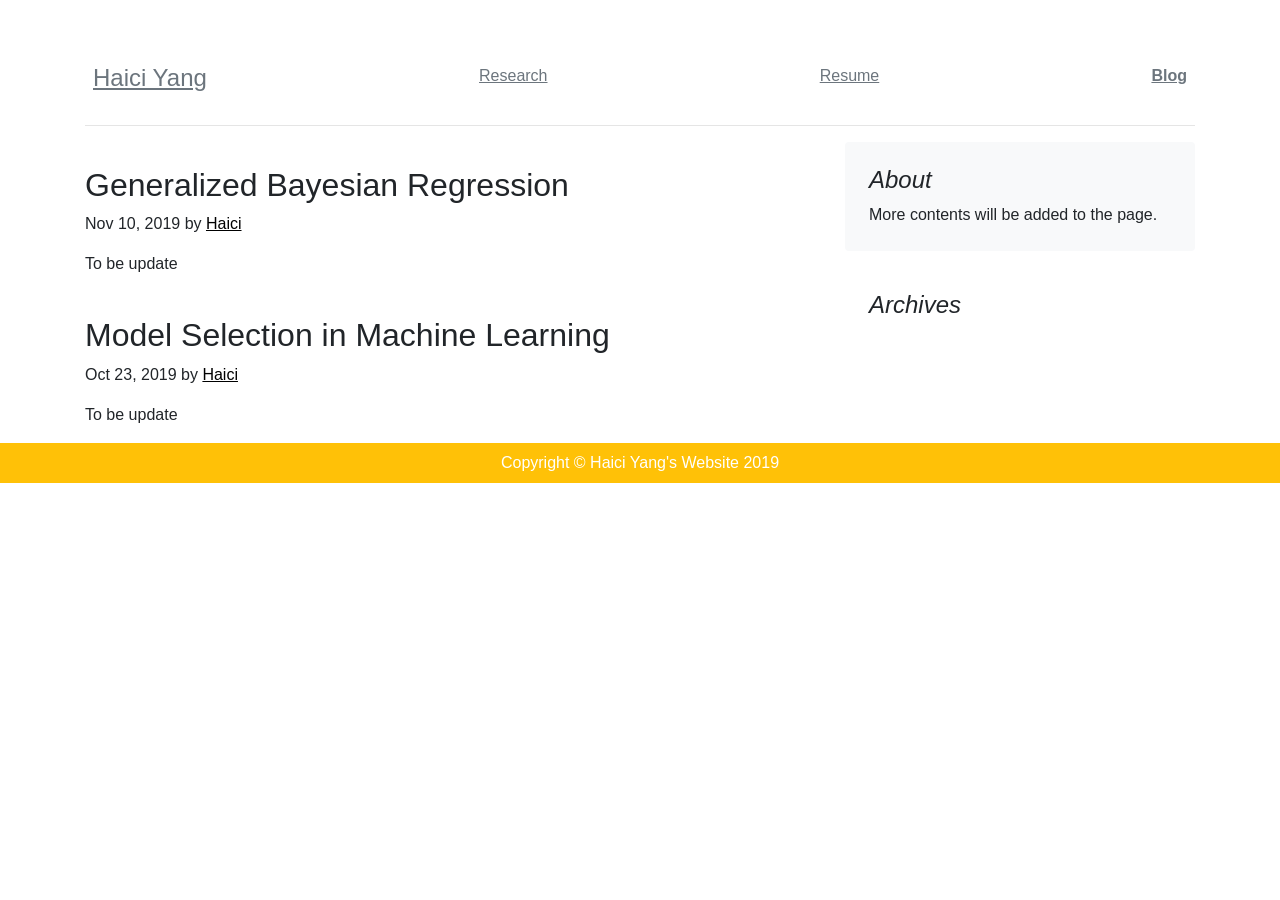
<file: blog.html>
<!DOCTYPE html>
<html lang="en">

<head>

  <meta charset="utf-8">
  <meta name="viewport" content="width=device-width, initial-scale=1, shrink-to-fit=no">
  <meta name="description" content="">
  <meta name="author" content="Haici Yang">

  <title>Haici Yang</title>

  <!-- Bootstrap core CSS -->
  <link href="vendor/bootstrap/css/bootstrap.min.css" rel="stylesheet">

  <!-- Custom styles for this template -->
  <link href="css/small-business.css" rel="stylesheet">

</head>


<body>

  <div class="container">

     <div class="nav-scroller mb-2">
        <nav class="nav d-flex justify-content-between">
          <a class="p-2 text-muted" href="index.html"><h4>Haici Yang</h4></a>
          <a class="p-2 text-muted" href="researches.html">Research</a>
          <a class="p-2 text-muted" href="resume.html">Resume</a>
          <a class="p-2 text-muted" href="blog.html"><strong>Blog</strong></a>

        </nav>
     </div>
     <hr>
  </div>
  <!-- Page Content -->
  <main role="main" class="container">
  <div class="row">
    <div class="col-md-8 blog-main">

        <div class="blog-post">
          <br>
          <h2 class="blog-post-title">Generalized Bayesian Regression</h2>
          <p class="blog-post-meta">Nov 10, 2019 by <a href="index.html">Haici</a></p>

          <p>To be update</p>
        </div><!-- /.blog-post -->

        <div class="blog-post">
          <br>
          <h2 class="blog-post-title">Model Selection in Machine Learning</h2>
          <p class="blog-post-meta">Oct 23, 2019 by <a href="index.html">Haici</a></p>

          <p>To be update</p>

        </div><!-- /.blog-post -->

    </div><!-- /.blog-main -->

    <aside class="col-md-4 blog-sidebar">
      <div class="p-4 mb-3 bg-light rounded">
        <h4 class="font-italic">About</h4>
        <p class="mb-0">More contents will be added to the page.</p>
      </div>

      <div class="p-4">
        <h4 class="font-italic">Archives</h4>
        <ol class="list-unstyled mb-0">
<!--           <li><a href="#">March 2014</a></li>
          <li><a href="#">February 2014</a></li>
          <li><a href="#">January 2014</a></li>
          <li><a href="#">December 2013</a></li> -->

        </ol>
      </div>

      <!-- <div class="p-4">
        <h4 class="font-italic">Elsewhere</h4>
        <ol class="list-unstyled">
          <li><a href="https://github.com/haiciyang">GitHub</a></li>
          <li><a href="#">Twitter</a></li>
          <li><a href="#">Facebook</a></li>
        </ol>
      </div> -->
    </aside>

  </div><!-- /.row -->

</main><!-- /.container -->


  <!-- Footer -->
  <footer class="py-2 bg-warning">
    <div class="container">
      <p class="m-0 text-center text-white">Copyright &copy; Haici Yang's Website 2019</p>
    </div>
    <!-- /.container -->
  </footer>

  <!-- Bootstrap core JavaScript -->
  <script src="vendor/jquery/jquery.min.js"></script>
  <script src="vendor/bootstrap/js/bootstrap.bundle.min.js"></script>

</body>

</html>
</file>
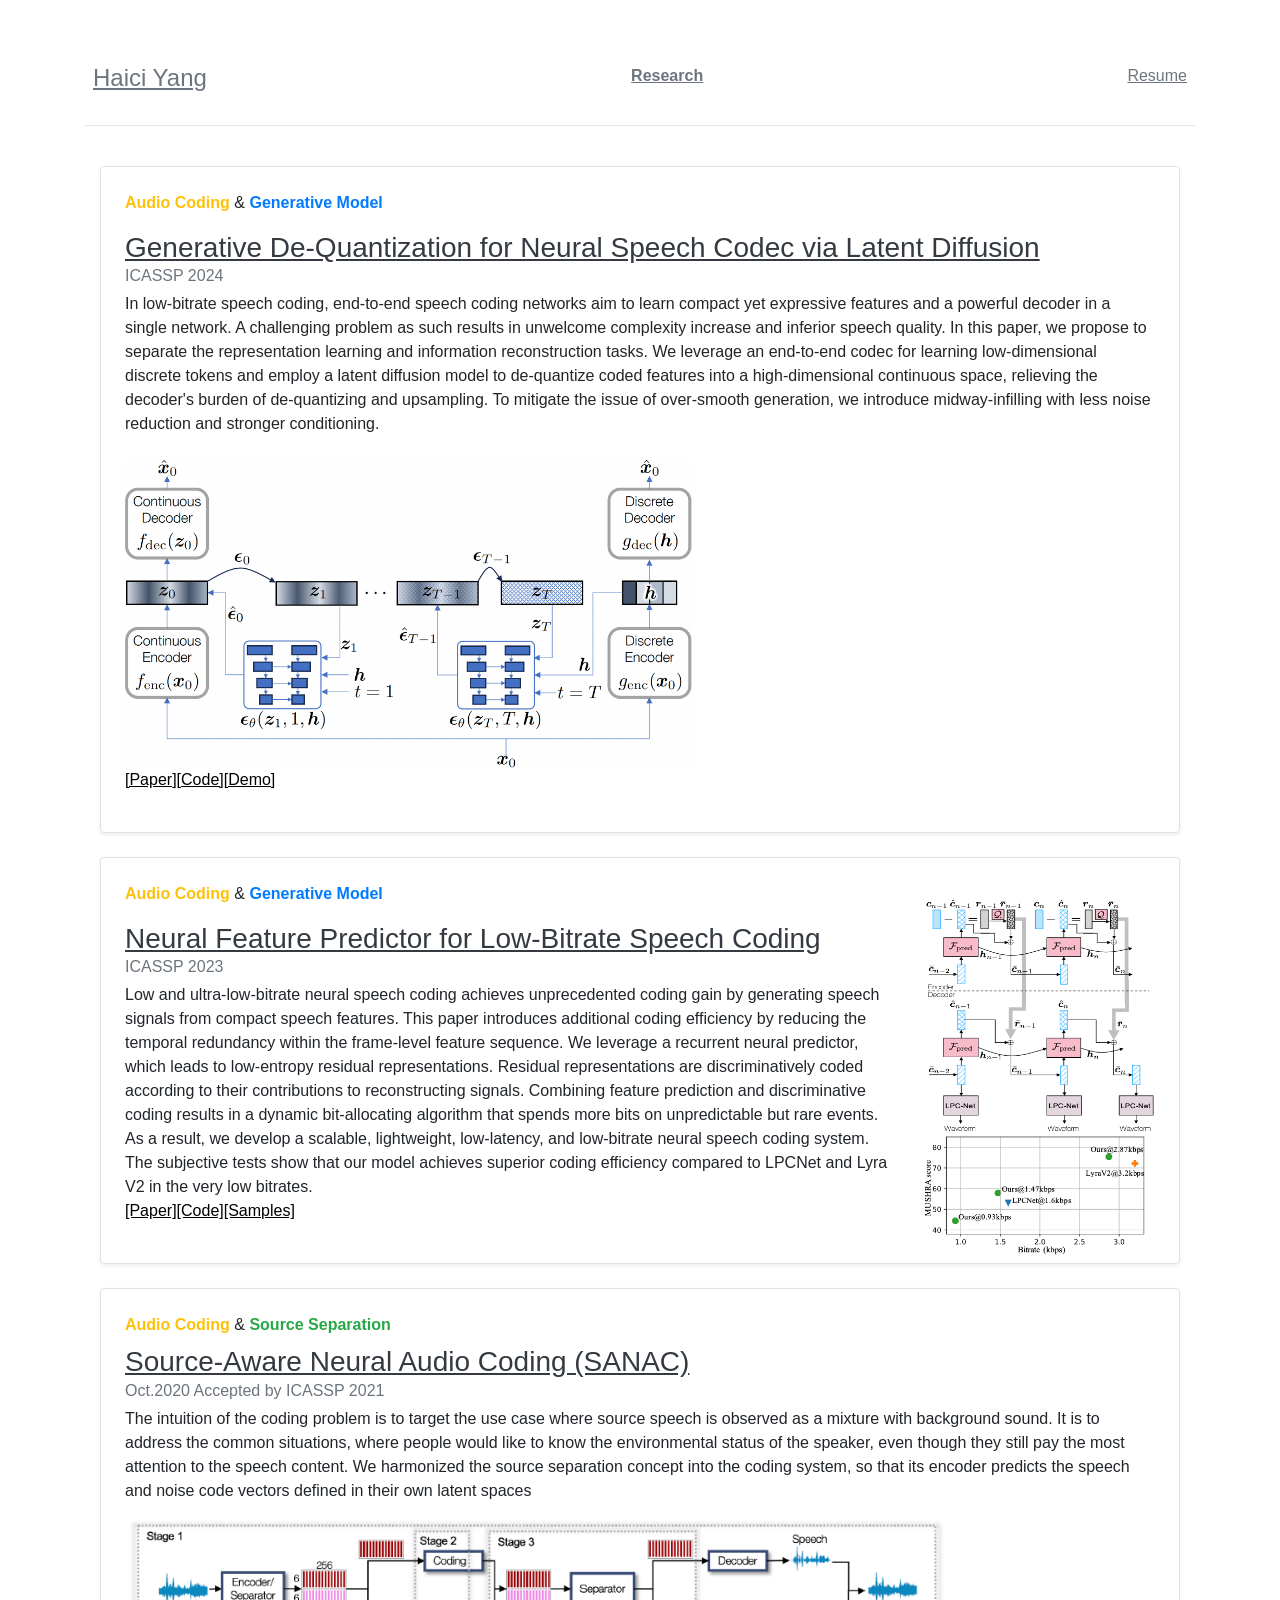
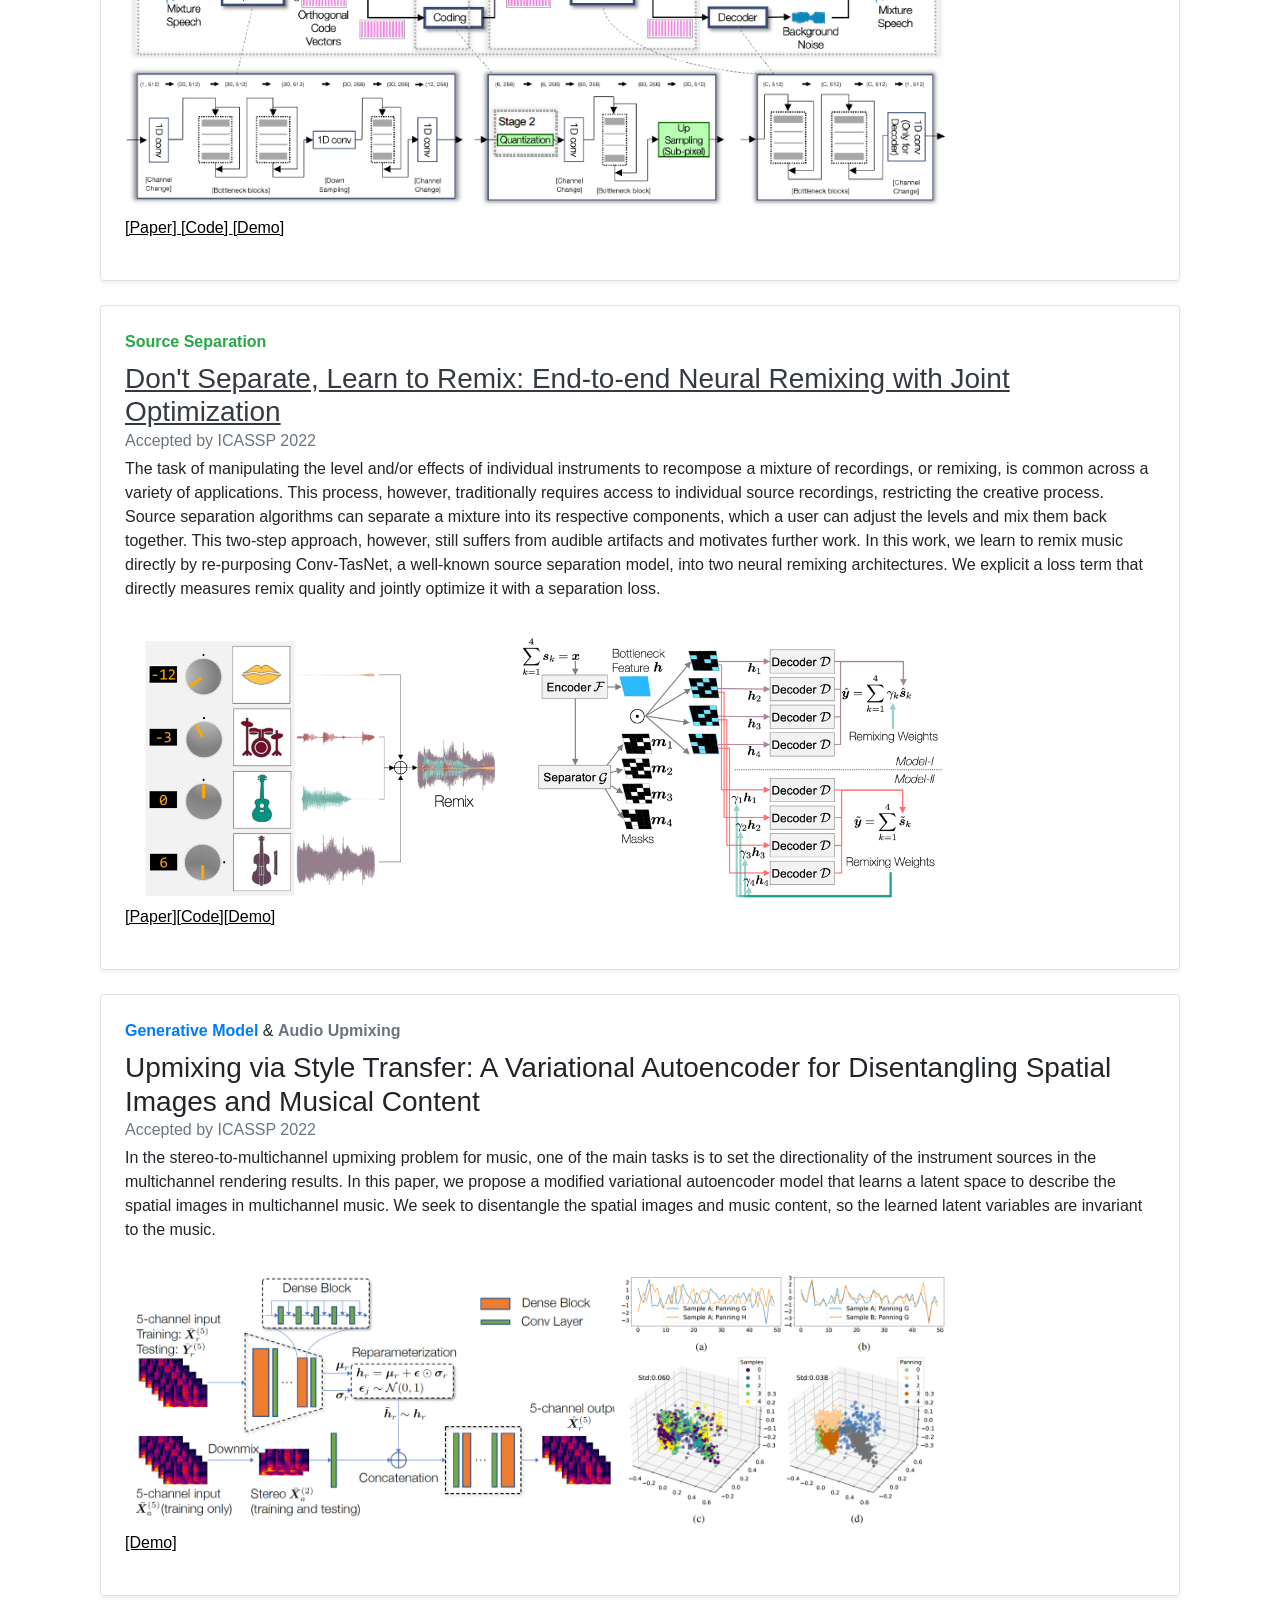
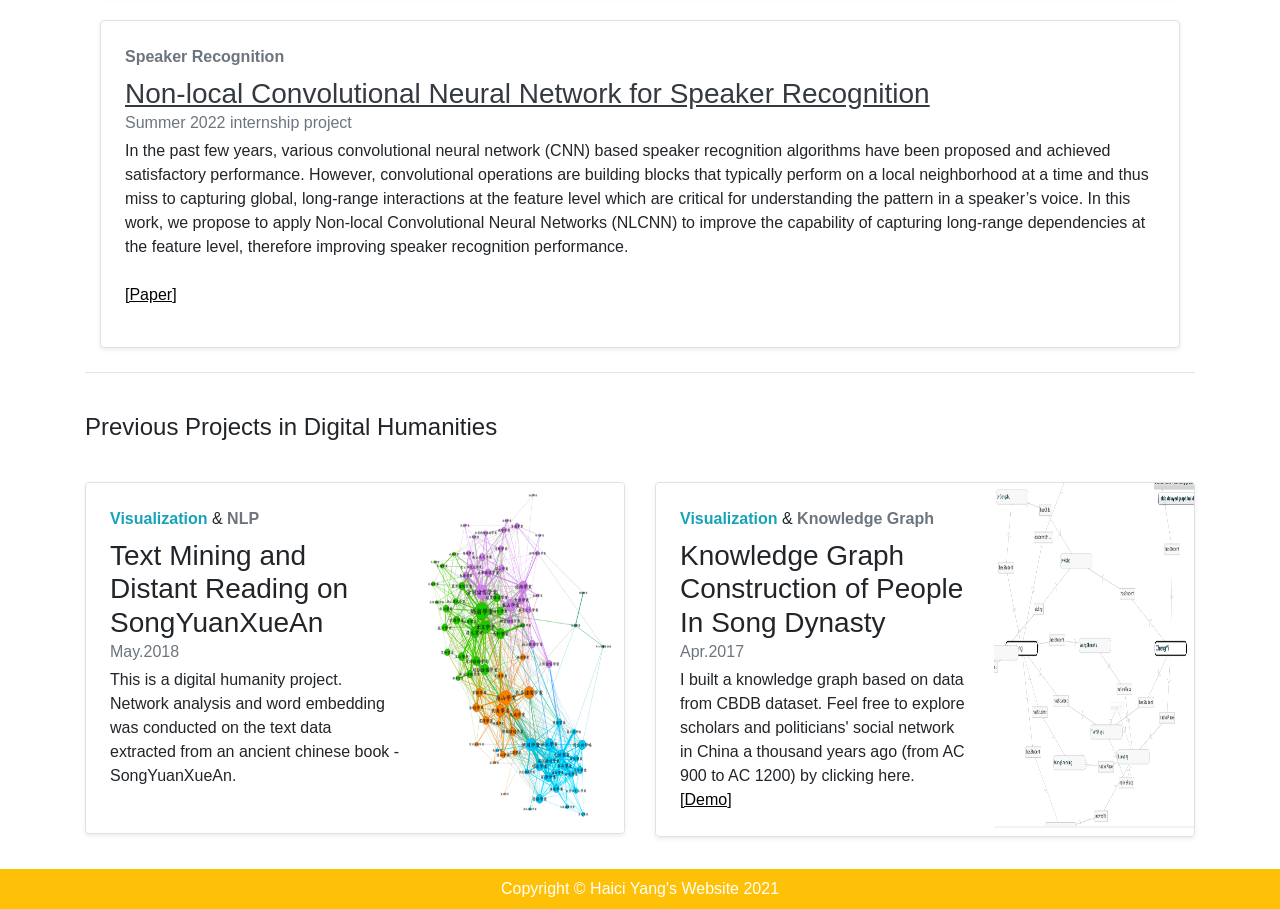
<file: researches.html>
<!DOCTYPE html>
<html lang="en">

<head>

  <meta charset="utf-8">
  <meta name="viewport" content="width=device-width, initial-scale=1, shrink-to-fit=no">
  <meta name="description" content="">
  <meta name="author" content="Haici Yang">

  <title>Haici Yang</title>

  <!-- Bootstrap core CSS -->
  <link href="vendor/bootstrap/css/bootstrap.min.css" rel="stylesheet">

  <!-- Custom styles for this template -->
  <link href="css/small-business.css" rel="stylesheet">

</head>


<body>
 <!--  <header class="blog-header py-3">
    <div class="row flex-nowrap justify-content-between align-items-center">
      <div class="col-4"> -->
          <!-- <h3 class="pb-4 mb-4 font-italic"> -->
          <!-- <a class="blog-header-logo text-dark" href="#">Haici Yang</a> -->
          <!-- </h3>  -->
          <!-- <p>Haici Yang</>  -->
      <!-- </div>
      <div class="col-4 text-center">

      </div>
      <div class="col-4 d-flex justify-content-end align-items-center">
        <a class="text-muted" href="#">
          <svg xmlns="http://www.w3.org/2000/svg" width="20" height="20" fill="none" stroke="currentColor" stroke-linecap="round" stroke-linejoin="round" stroke-width="2" class="mx-3" role="img" viewBox="0 0 24 24" focusable="false"><title>Search</title><circle cx="10.5" cy="10.5" r="7.5"/><path d="M21 21l-5.2-5.2"/></svg>
        </a> -->
        <!-- <a class="btn btn-sm btn-outline-secondary" href="#">Sign up</a> -->
      <!-- </div>
    </div>
  </header> -->
  <!-- Navigation -->
  <!-- <nav class="navbar navbar-expand-lg navbar-dark bg-secondary fixed-top">
    <div class="container"> -->
      <!-- <a class="navbar-brand" href="#"></a> -->
      <!-- <button class="navbar-toggler" type="button" data-toggle="collapse" data-target="#navbarResponsive" aria-controls="navbarResponsive" aria-expanded="false" aria-label="Toggle navigation">
        <span class="navbar-toggler-icon"></span>
      </button>
      <div class="collapse navbar-collapse" id="navbarResponsive">
        <ul class="navbar-nav ml-auto">
          <li class="nav-item">
            <a class="nav-link" href="index.html">Home</a>
          </li>
          <li class="nav-item active">
            <a class="nav-link" href="research.html">Researches<span class="sr-only">(current)</span></a>
          </li>
          <li class="nav-item">
            <a class="nav-link" href="publications.html">Publications</a>
          </li>
          <li class="nav-item">
            <a class="nav-link" href="CV.pdf">Resume</a>
          </li>
        </ul>
      </div>
    </div>
  </nav> -->

<!--   <header>
     <div class="container">
      <h3 class="pb-4 font-italic border-bottom text-center">
          Research Works
        </h3>
     </div>

  </header>
       -->
  <div class="container">

     <div class="nav-scroller mb-2">
        <nav class="nav d-flex justify-content-between">
          <a class="p-2 text-muted" href="index.html"><h4>Haici Yang</h4></a>
          <a class="p-2 text-muted" href="researches.html"><strong>Research</strong></a>
          <a class="p-2 text-muted" href="haici_yang_CV.pdf">Resume</a>
          <!-- <a class="p-2 text-muted" href="blog.html">Blog</a> -->

        </nav>
     </div>
     <hr>
  </div>
  <!-- Page Content -->
  <main role="main" class="container">
  <div class="row">
    <div class="col-md-12 blog-main">
      <div class="blog-post">
      

        <!-- <h2 class="blog-post-title"></h2> -->
        <!-- <p class="blog-post-meta">Nov 23, 2019 by <a href="index.html">Haici</a></p> -->

<!--         <p>This blog post shows a few different types of content that’s supported and styled with Bootstrap. Basic typography, images, and code are all supported.</p> -->
        <br>
        <!-- <h4 class="pb-2 mb-4"> I'm Currently Working on </h4> -->
        <!-- <ul>
          <li><h5>Neural Audio Coding</h5>
              <p class="blog-post-meta"> Jan.2020 - Current    <a href="index.html">Haici Yang</a></p>
        <p>More content coming soon</p></li>
 -->    
        
        <div class="col-md-12">
            <div class="row no-gutters border rounded overflow-hidden flex-md-row mb-4 shadow-sm h-md-250 position-relative">
              <div class="col p-4 d-flex flex-column position-static">
                <p class="d-inline-block mb-3"><strong class="text-warning"> Audio Coding  </strong> & <strong class="text-primary">Generative Model</strong></p>
                <h3 class="mb-0"><a href="https://arxiv.org/abs/2311.08330" class="text-dark">Generative De-Quantization for Neural Speech Codec via Latent Diffusion</a></h3>
                <div class="mb-1 text-muted">ICASSP 2024</div>

                <p class="card-text mb-auto">In low-bitrate speech coding, end-to-end speech coding networks aim to learn compact yet expressive features and a powerful decoder in a single network. A challenging problem as such results in unwelcome complexity increase and inferior speech quality. In this paper, we propose to separate the representation learning and information reconstruction tasks. We leverage an end-to-end codec for learning low-dimensional discrete tokens and employ a latent diffusion model to de-quantize coded features into a high-dimensional continuous space, relieving the decoder's burden of de-quantizing and upsampling. To mitigate the issue of over-smooth generation, we introduce midway-infilling with less noise reduction and stronger conditioning. 
                </p>
                <br>
                <img class="bd-placeholder-img" width="55%" height="55%" src="figs/diffcodec.png" alt="">
                <p><a href="https://arxiv.org/abs/2311.08330">[Paper]</a><a href="https://github.com/haiciyang/LaDiffCodec">[Code]</a><a href="https://saige.sice.indiana.edu/research-projects/LaDiffCodec/">[Demo]  </a></p>
                <!-- <a href="#" class="stretched-link">More</a> --> 
              </div>
            </div>
        </div>



        <div class="col-md-12">
            <div class="row no-gutters border rounded overflow-hidden flex-md-row mb-4 shadow-sm h-md-250 position-relative">
              <div class="col p-4 d-flex flex-column position-static">
                <p class="d-inline-block mb-3"><strong class="text-warning"> Audio Coding  </strong> & <strong class="text-primary">Generative Model</strong></p>
                <h3 class="mb-0"><a href="https://arxiv.org/abs/2211.02506" class="text-dark">Neural Feature Predictor for Low-Bitrate Speech Coding</a></h3>
                <div class="mb-1 text-muted">ICASSP 2023</div>
                <p class="card-text mb-auto">Low and ultra-low-bitrate neural speech coding achieves unprecedented coding gain by generating speech signals from compact speech features. This paper introduces additional coding efficiency by reducing the temporal redundancy within the frame-level feature sequence. We leverage a recurrent neural predictor, which leads to low-entropy residual representations. Residual representations are discriminatively coded according to their contributions to reconstructing signals. Combining feature prediction and discriminative coding results in a dynamic bit-allocating algorithm that spends more bits on unpredictable but rare events. As a result, we develop a scalable, lightweight, low-latency, and low-bitrate neural speech coding system. The subjective tests show that our model achieves superior coding efficiency compared to LPCNet and Lyra V2 in the very low bitrates.</p>
                <p><a href="https://arxiv.org/pdf/2211.02506.pdf">[Paper]</a><a href="https://github.com/haiciyang/Feature-predictor-for-speech-codec">[Code]</a><a href=" https:
//saige.sice.indiana.edu/research-projects/
predictive-LPCNet.">[Samples]  </a></p>
              </div>
              <div class="col-auto d-none d-lg-block">
                <img class="bd-placeholder-img" width="260" height="400" src="figs/pred_coding1.png" alt="">
              </div>
            </div>
          </div>
        

        <div class="col-md-12">
            <div class="row no-gutters border rounded overflow-hidden flex-md-row mb-4 shadow-sm h-md-250 position-relative">
              <div class="col p-4 d-flex flex-column position-static">
                <p class="d-inline-block mb-2"><strong class="text-warning">Audio Coding</strong> & <strong class="text-success"> Source Separation</strong></p>
                
                <h3 class="mb-0"><a href="https://arxiv.org/abs/2008.12889" class="text-dark">Source-Aware Neural Audio Coding (SANAC)</a></h3>
                <div class="mb-1 text-muted">Oct.2020 Accepted by ICASSP 2021</div>

                <p class="card-text mb-auto">The intuition of the coding problem is to target the use case where source speech is observed as a mixture with background sound. It is to address the common situations, where people would like to know the environmental status of the speaker, even though they still pay the most attention to the speech content. We harmonized the source separation concept into the coding system, so that its encoder predicts the speech and noise code vectors defined in their own latent spaces
                </p>
                <img class="bd-placeholder-img" width="80%" height="80%" src="figs/sanac.png" alt="">
                <p><a href="https://arxiv.org/abs/2008.12889">[Paper]  </a>
                <a href="https://github.com/haiciyang/SANAC">[Code]  </a>
                <a href="https://saige.sice.indiana.edu/research-projects/sanac/">[Demo]  </a></p>
                <!-- <a href="#" class="stretched-link">More</a> -->
              </div>
            </div>
          </div>

        <div class="col-md-12">
            <div class="row no-gutters border rounded overflow-hidden flex-md-row mb-4 shadow-sm h-md-250 position-relative">
              <div class="col p-4 d-flex flex-column position-static">
                <strong class="d-inline-block mb-2 text-success">Source Separation</strong>
                <h3 class="mb-0"><a href="https://arxiv.org/abs/2107.13634" class="text-dark">Don't Separate, Learn to Remix: End-to-end Neural Remixing with Joint Optimization</a></h3>
                <div class="mb-1 text-muted">Accepted by ICASSP 2022</div>

                <p class="card-text mb-auto">The task of manipulating the level and/or effects of individual instruments to recompose a mixture of recordings, or remixing, is common across a variety of applications. This process, however, traditionally requires access to individual source recordings, restricting the creative process. Source separation algorithms can separate a mixture into its respective components, which a user can adjust the levels and mix them back together. This two-step approach, however, still suffers from audible artifacts and motivates further work. In this work, we learn to remix music directly by re-purposing Conv-TasNet, a well-known source separation model, into two neural remixing architectures. We explicit a loss term that directly measures remix quality and jointly optimize it with a separation loss.
                </p>
                <br>
                <img class="bd-placeholder-img" width="80%" height="80%" src="figs/remix.png" alt="">
                <p><a href="https://arxiv.org/abs/2107.13634">[Paper]</a><a href="https://www.github.com/haiciyang/Remixing">[Code]</a><a href="https://saige.sice.indiana.edu/research-projects/remixing/">[Demo]  </a></p>
                <!-- <a href="#" class="stretched-link">More</a> --> 
              </div>
            </div>
        </div>

        <div class="col-md-12">
            <div class="row no-gutters border rounded overflow-hidden flex-md-row mb-4 shadow-sm h-md-250 position-relative">
              <div class="col p-4 d-flex flex-column position-static">
                <!-- <strong class="mb-2">Audio Upmixing</strong> -->
                <p class="d-inline-block mb-2"><strong class="text-primary">Generative Model</strong> & <strong class="text-secondary"> Audio Upmixing</strong></p>
                <h3 class="mb-0">Upmixing via Style Transfer: A Variational Autoencoder for
Disentangling Spatial Images and Musical Content</h3>
                <div class="mb-1 text-muted">Accepted by ICASSP 2022</div>
                <p class="card-text mb-auto">In the stereo-to-multichannel upmixing problem for music, one of the main tasks is to set the directionality of the instrument sources in the multichannel rendering results. In this paper, we propose a modified variational autoencoder model that learns a latent space to describe the spatial images in multichannel music. We seek to disentangle the spatial images and music content, so the learned latent variables are invariant to the music.
                </p>
                <br>
                <img class="bd-placeholder-img" width="80%" height="80%" src="figs/upmix.png" alt="">
                <p><a href="https://saige.sice.indiana.edu/research-projects/sanac/">[Demo]</a></p>
                <!-- <a href="#" class="stretched-link">More</a> --> 
              </div>
            </div>
        </div>
        
        <div class="col-md-12">
            <div class="row no-gutters border rounded overflow-hidden flex-md-row mb-4 shadow-sm h-md-250 position-relative">
              <div class="col p-4 d-flex flex-column position-static">
                <strong class="d-inline-block mb-2 text-secondary">Speaker Recognition</strong>
                <h3 class="mb-0"><a href="https://arxiv.org/pdf/2011.03682" class="text-dark">Non-local Convolutional Neural Network for Speaker Recognition</a></h3>
                <div class="mb-1 text-muted">Summer 2022 internship project</div>

                <p class="card-text mb-auto"> In the past few years, various convolutional neural network (CNN) based speaker recognition algorithms have been proposed and achieved satisfactory performance. However, convolutional operations are building blocks that typically perform on a local neighborhood at a time and thus miss to capturing global, long-range interactions at the feature level which are critical for understanding the pattern in a speaker’s voice. In this work, we propose to apply Non-local Convolutional Neural Networks (NLCNN) to improve the capability of capturing long-range dependencies at the feature level, therefore improving speaker recognition performance. 
                </p>
                <br>
                <p><a href="https://arxiv.org/pdf/2011.03682">[Paper]</a></p>
                <!-- <a href="#" class="stretched-link">More</a> --> 
              </div>
            </div>
          </div>

        </ul>
        <hr>
        
        <br>
        <h4 class="pb-2 mb-2"> Previous Projects in Digital Humanities</h4>
        <!-- <h2 class="blog-post-title"></h2> -->
        <!-- <p class="blog-post-meta">Nov 23, 2019 by <a href="index.html">Haici</a></p> -->
        <div class="row mb-4">
        </div>
        <!-- <h2>Heading</h2> -->
        <div class="row mb-2">
          <div class="col-md-6">
            <div class="row no-gutters border rounded overflow-hidden flex-md-row mb-4 shadow-sm h-md-250 position-relative">
              <div class="col p-4 d-flex flex-column position-static">
              	<p class="d-inline-block mb-2"><strong class="text-info">Visualization </strong> & <strong class="text-secondary">NLP</strong></p>
                <h3 class="mb-0">Text Mining and Distant Reading on SongYuanXueAn</h3>
                <div class="mb-1 text-muted">May.2018</div>
                <p class="card-text mb-auto">This is a digital humanity project. Network analysis and word embedding was conducted on the text data extracted from an ancient chinese book - SongYuanXueAn.</p>
                <!-- <a href="#" class="stretched-link">More</a> -->
              </div>
              <div class="col-auto d-none d-lg-block">
                <img class="bd-placeholder-img" width="200" height="350" src="proj1.png" alt="">
                <!-- <img class="bd-placeholder-img" width="200" height="250" xmlns="http://www.w3.org/2000/svg" preserveAspectRatio="xMidYMid slice" focusable="false" role="img" aria-label="Placeholder: Thumbnail"><title>Placeholder</title><rect width="100%" height="100%" fill="#55595c"/></svg> -->
              </div>
            </div>
          </div>

          <div class="col-md-6">
            <div class="row no-gutters border rounded overflow-hidden flex-md-row mb-4 shadow-sm h-md-250 position-relative">
              <div class="col p-4 d-flex flex-column position-static">
              	<p class="d-inline-block mb-2"><strong class="text-info">Visualization </strong> & <strong class="text-secondary">Knowledge Graph</strong></p>
                <h3 class="mb-0">Knowledge Graph Construction of People In Song Dynasty</h3>
                <div class="mb-1 text-muted">Apr.2017</div>
                <p class="card-text mb-auto">I built a knowledge graph based on data from CBDB dataset. Feel free to explore scholars and politicians' social network in China a thousand years ago (from AC 900 to AC 1200) by clicking here.</p>
                <a href="http://dh.kvlab.org/cbdb_kg/index-en.html" class="stretched-link">[Demo]</a>
              </div>
              <div class="col-auto d-none d-lg-block">
                <img class="bd-placeholder-img" width="200" height="350" src="proj2.png" alt="">
              </div>
            </div>
          </div>
        </div>


    </div><!-- /.blog-main -->

    <!-- <aside class="col-md-4 blog-sidebar">
      <div class="p-4 mb-3 bg-light rounded">
        <h4 class="font-italic">About</h4>
        <p class="mb-0">Etiam porta <em>sem malesuada magna</em> mollis euismod. Cras mattis consectetur purus sit amet fermentum. Aenean lacinia bibendum nulla sed consectetur.</p>
      </div>

      <div class="p-4">
        <h4 class="font-italic">Archives</h4>
        <ol class="list-unstyled mb-0">
          <li><a href="#">March 2014</a></li>
          <li><a href="#">February 2014</a></li>
          <li><a href="#">January 2014</a></li>
          <li><a href="#">December 2013</a></li>
          <li><a href="#">November 2013</a></li>
          <li><a href="#">October 2013</a></li>
          <li><a href="#">September 2013</a></li>
          <li><a href="#">August 2013</a></li>
          <li><a href="#">July 2013</a></li>
          <li><a href="#">June 2013</a></li>
          <li><a href="#">May 2013</a></li>
          <li><a href="#">April 2013</a></li>
        </ol>
      </div>

      <div class="p-4">
        <h4 class="font-italic">Elsewhere</h4>
        <ol class="list-unstyled">
          <li><a href="https://github.com/haiciyang">GitHub</a></li>
          <li><a href="#">Twitter</a></li>
          <li><a href="#">Facebook</a></li>
        </ol>
      </div>
    </aside><!-- /.blog-sidebar -->

  </div><!-- /.row -->

</main><!-- /.container -->


    <!-- </div> -->
    <!-- /.row -->

    <!-- Content Row -->
<!--     <div class="row">
      <div class="col-md-4 mb-5">
        <div class="card h-100">
          <div class="card-body">
            <h2 class="card-title">Card One</h2>
            <p class="card-text">Lorem ipsum dolor sit amet, consectetur adipisicing elit. Rem magni quas ex numquam, maxime minus quam molestias corporis quod, ea minima accusamus.</p>
          </div>
          <div class="card-footer">
            <a href="#" class="btn btn-primary btn-sm">More Info</a>
          </div>
        </div>
      </div>
      <!-- /.col-md-4 -->
      <!-- <div class="col-md-4 mb-5">
        <div class="card h-100">
          <div class="card-body">
            <h2 class="card-title">Card Two</h2>
            <p class="card-text">Lorem ipsum dolor sit amet, consectetur adipisicing elit. Quod tenetur ex natus at dolorem enim! Nesciunt pariatur voluptatem sunt quam eaque, vel, non in id dolore voluptates quos eligendi labore.</p>
          </div>
          <div class="card-footer">
            <a href="#" class="btn btn-primary btn-sm">More Info</a>
          </div>
        </div>
      </div> -->
      <!-- /.col-md-4 -->
     <!--  <div class="col-md-4 mb-5">
        <div class="card h-100">
          <div class="card-body">
            <h2 class="card-title">Card Three</h2>
            <p class="card-text">Lorem ipsum dolor sit amet, consectetur adipisicing elit. Rem magni quas ex numquam, maxime minus quam molestias corporis quod, ea minima accusamus.</p>
          </div>
          <div class="card-footer">
            <a href="#" class="btn btn-primary btn-sm">More Info</a>
          </div>
        </div>
      </div> -->
      <!-- /.col-md-4 -->
  <!-- /.container -->

  <!-- Footer -->
  <footer class="py-2 bg-warning">
    <div class="container">
      <p class="m-0 text-center text-white">Copyright &copy; Haici Yang's Website 2021</p>
    </div>
    <!-- /.container -->
  </footer>

  <!-- Bootstrap core JavaScript -->
  <script src="vendor/jquery/jquery.min.js"></script>
  <script src="vendor/bootstrap/js/bootstrap.bundle.min.js"></script>

</body>

</html>
</file>
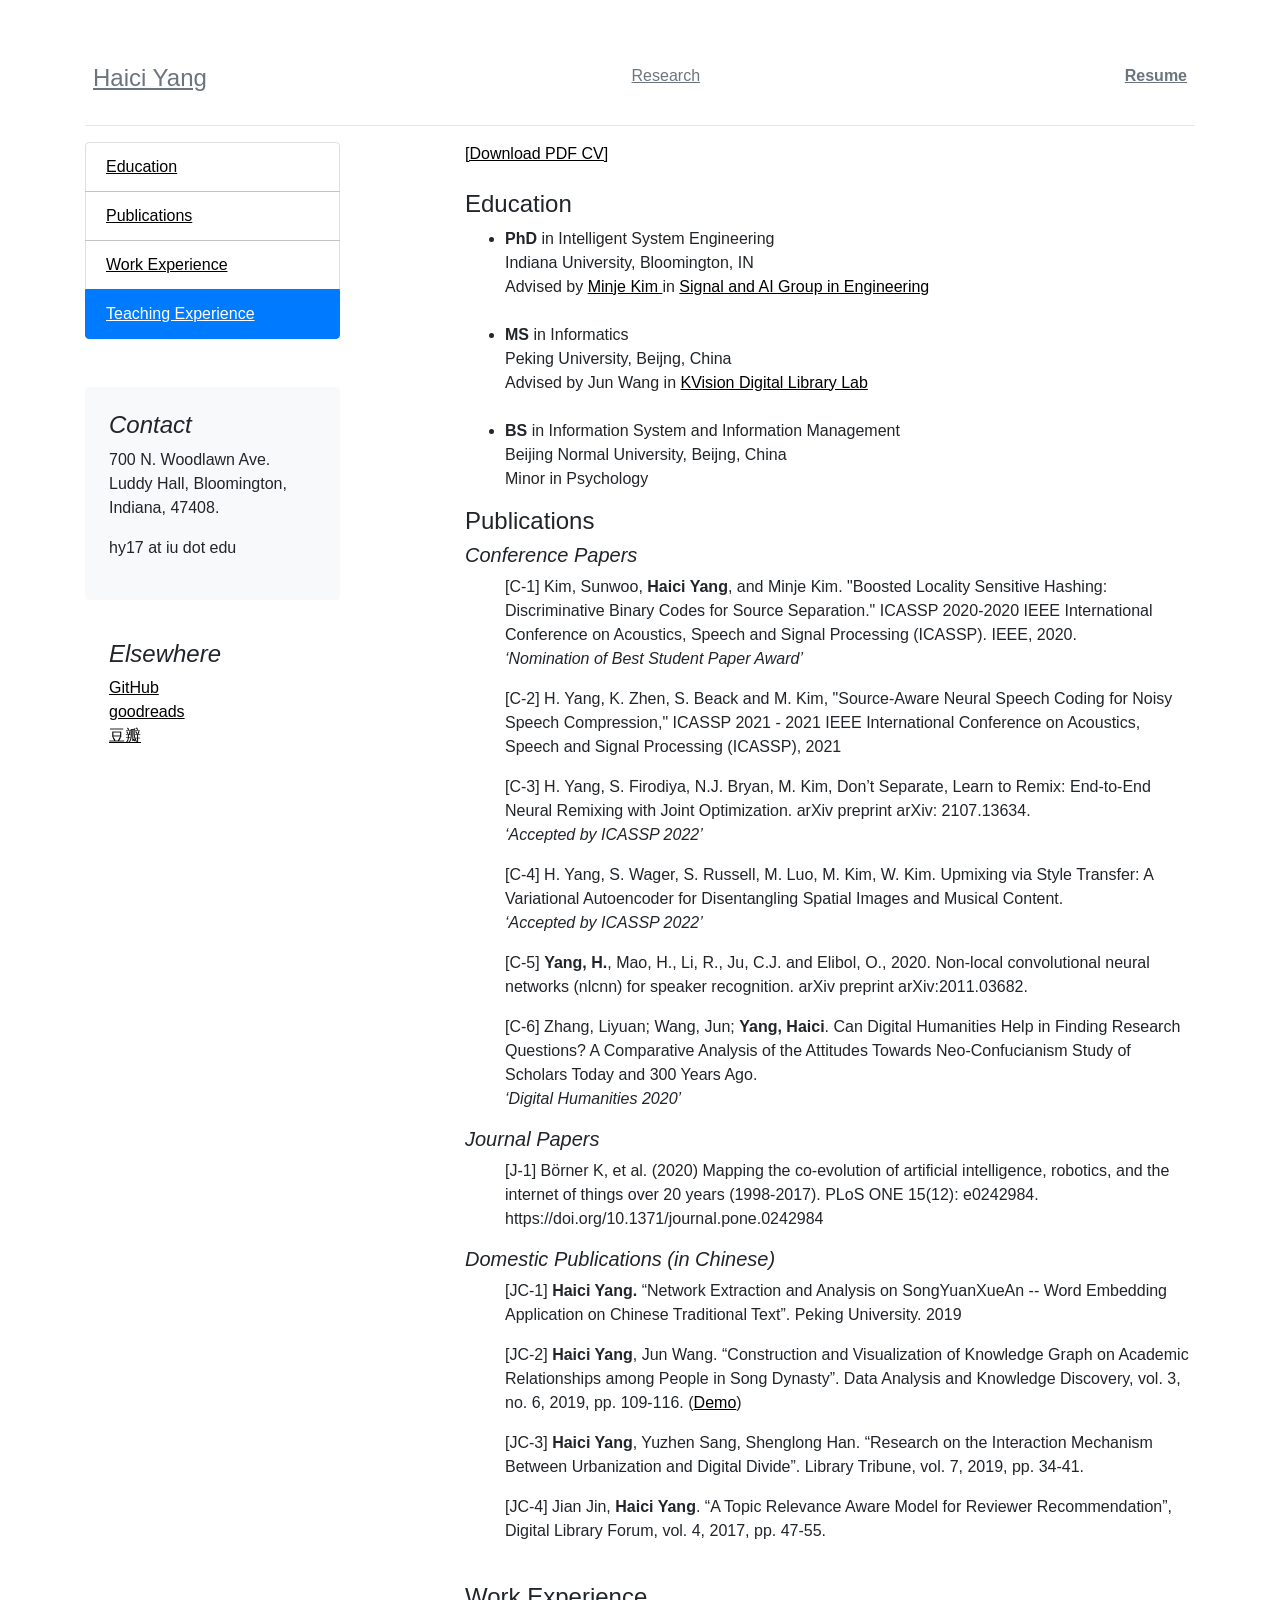
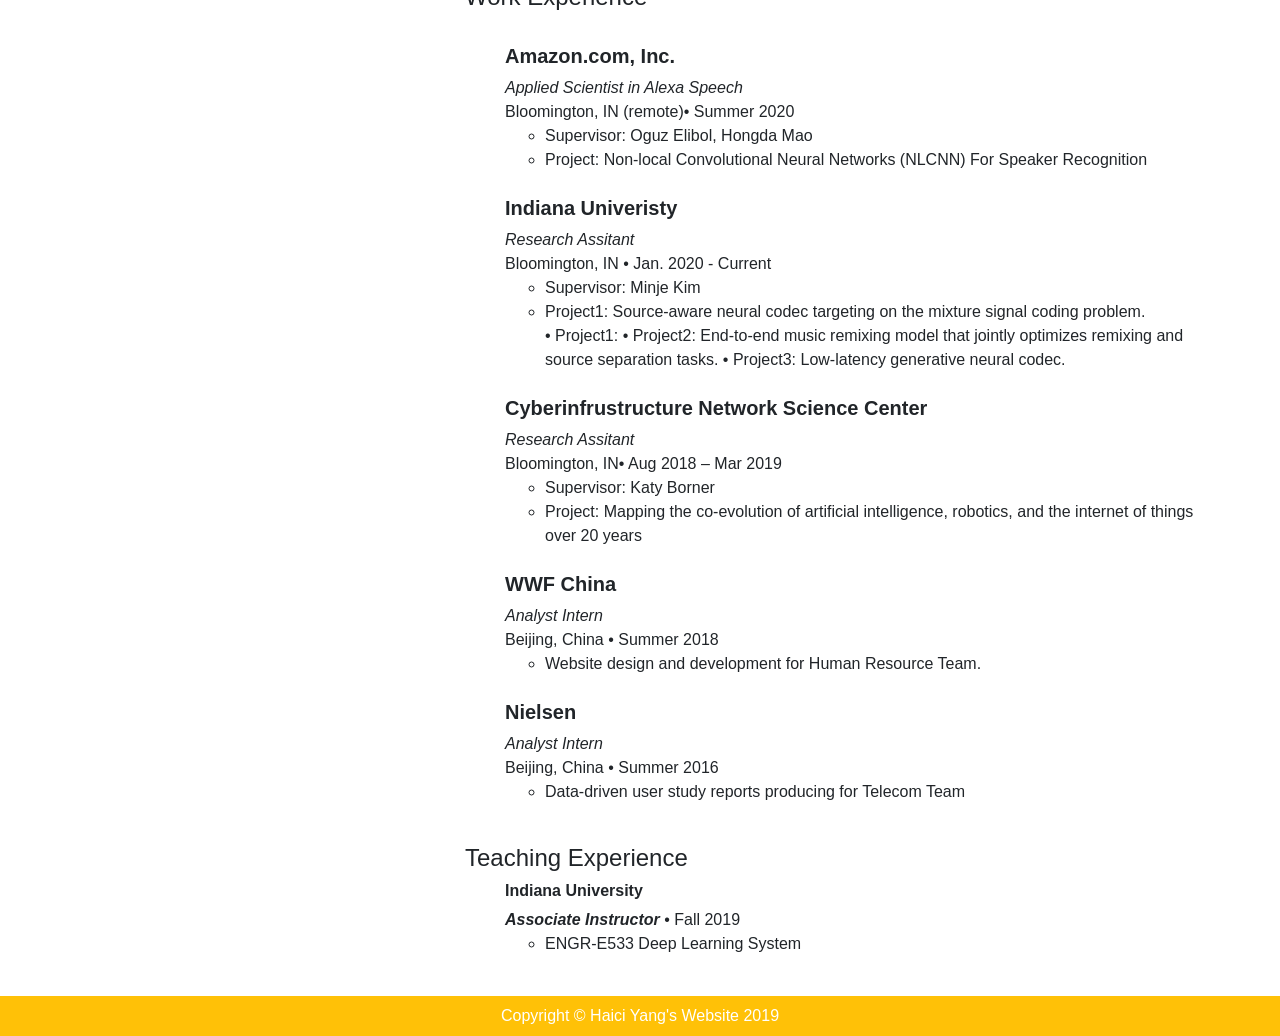
<file: resume.html>
<!DOCTYPE html>
<html lang="en">

<head>

  <meta charset="utf-8">
  <meta name="viewport" content="width=device-width, initial-scale=1, shrink-to-fit=no">
  <meta name="description" content="">
  <meta name="author" content="Haici Yang">

  <title>Haici Yang</title>

  <!-- Bootstrap core CSS -->
  <link href="vendor/bootstrap/css/bootstrap.min.css" rel="stylesheet">

  <!-- Custom styles for this template -->
  <link href="css/small-business.css" rel="stylesheet">

</head>

<body>
 <!--  <header class="blog-header py-3">
    <div class="row flex-nowrap justify-content-between align-items-center">
      <div class="col-4"> -->
          <!-- <h3 class="pb-4 mb-4 font-italic"> -->
          <!-- <a class="blog-header-logo text-dark" href="#">Haici Yang</a> -->
          <!-- </h3>  -->
          <!-- <p>Haici Yang</>  -->
      <!-- </div>
      <div class="col-4 text-center">

      </div>
      <div class="col-4 d-flex justify-content-end align-items-center">
        <a class="text-muted" href="#">
          <svg xmlns="http://www.w3.org/2000/svg" width="20" height="20" fill="none" stroke="currentColor" stroke-linecap="round" stroke-linejoin="round" stroke-width="2" class="mx-3" role="img" viewBox="0 0 24 24" focusable="false"><title>Search</title><circle cx="10.5" cy="10.5" r="7.5"/><path d="M21 21l-5.2-5.2"/></svg>
        </a> -->
        <!-- <a class="btn btn-sm btn-outline-secondary" href="#">Sign up</a> -->
      <!-- </div>
    </div>
  </header> -->
  <!-- Navigation -->
  <!-- <nav class="navbar navbar-expand-lg navbar-dark bg-secondary fixed-top">
    <div class="container"> -->
      <!-- <a class="navbar-brand" href="#"></a> -->
      <!-- <button class="navbar-toggler" type="button" data-toggle="collapse" data-target="#navbarResponsive" aria-controls="navbarResponsive" aria-expanded="false" aria-label="Toggle navigation">
        <span class="navbar-toggler-icon"></span>
      </button>
      <div class="collapse navbar-collapse" id="navbarResponsive">
        <ul class="navbar-nav ml-auto">
          <li class="nav-item">
            <a class="nav-link" href="index.html">Home</a>
          </li>
          <li class="nav-item active">
            <a class="nav-link" href="research.html">Researches<span class="sr-only">(current)</span></a>
          </li>
          <li class="nav-item">
            <a class="nav-link" href="publications.html">Publications</a>
          </li>
          <li class="nav-item">
            <a class="nav-link" href="CV.pdf">Resume</a>
          </li>
        </ul>
      </div>
    </div>
  </nav> -->

<!--   <h3 class="pb-4 mb-4 font-italic border-bottom text-center">
       Haici's Resume
      </h3> -->
  <div class="container">
    
     <div class="nav-scroller mb-2">
        <nav class="nav d-flex justify-content-between">
          <a class="p-2 text-muted" href="index.html"><h4>Haici Yang</h4></a>
          <a class="p-2 text-muted" href="researches.html">Research</a>
          <a class="p-2 text-muted" href="haici_yang_CV.pdf"><strong>Resume</strong></a>
          <!-- <a class="p-2 text-muted" href="blog.html">Blog</a> -->

        </nav>
     </div>
     <hr>

  </div>

  <!-- Page Content -->
  <main role="main" class="container">
    <div class="row">
        <div class="col-md-3">
            <div id="list-example" class="list-group">
              <a class="list-group-item list-group-item-action" href="#list-item-1">Education</a>
              <a class="list-group-item list-group-item-action" href="#list-item-2">Publications</a>
              <a class="list-group-item list-group-item-action" href="#list-item-3">Work Experience</a>
              <a class="list-group-item list-group-item-action" href="#list-item-4">Teaching Experience</a>
            </div>
            <br><br>
            <div class="p-4 mb-3 bg-light rounded">
              <h4 class="font-italic">Contact</h4>
              <p>700 N. Woodlawn Ave. Luddy Hall, Bloomington, Indiana, 47408.</p>
              <p>hy17 at iu dot edu</p>
            </div>
            
            <div class="p-4">
              <h4 class="font-italic">Elsewhere</h4>
              <ol class="list-unstyled">
                <li><a href="https://github.com/haiciyang">GitHub</a></li>
                <li><a href="https://www.goodreads.com/user/show/105461783-haici-y">goodreads</a></li>
                <li><a href="https://www.douban.com/people/181815087/">豆瓣</a></li>
              </ol>
            </div>
        </div>

        <div class="col-md-1">
        </div>
        <div class="col-md-8">
            <div data-spy="scroll" data-target="#list-example" data-offset="0" class="scrollspy-example">
              <a href="haici_yang_CV.pdf">[Download PDF CV]</a> <br>
              <br>
              <h4 id="list-item-1">Education</h4>
                <ul>
                  <li> 
                    <strong>PhD</strong> in  Intelligent System Engineering
                    <br>Indiana University, Bloomington, IN
                    <br>Advised by <a href="https://minjekim.com/">Minje Kim </a> in <a href="https://saige.sice.indiana.edu/">Signal and AI Group in Engineering</a> 
                  </li>
                  <br>
                  <li>
                    <strong>MS</strong> in Informatics
                    <br>Peking University, Beijng, China
                    <br>Advised by Jun Wang in <a href="http://kvlab.org/">KVision Digital Library Lab</a>
                  </li>
                  <br>
                  <li>
                    <strong>BS</strong> in Information System and Information Management
                    <br>Beijing Normal University, Beijng, China
                    <br>Minor in Psychology
                  </li>
                </ul>
              <h4 id="list-item-2">Publications</h4>
               <!-- <ul> -->
                <!-- <li> -->
                  <h5 class="font-italic">Conference Papers</h5>
                    <ul>
                    <p>[C-1] Kim, Sunwoo, <strong>Haici Yang</strong>, and Minje Kim. "Boosted Locality Sensitive Hashing: Discriminative Binary Codes for Source Separation." ICASSP 2020-2020 IEEE International Conference on Acoustics, Speech and Signal Processing (ICASSP). IEEE, 2020.
                    <br><em>‘Nomination of Best Student Paper Award’</em></p>
                    <!-- <br><em>‘ICASSP 2020’</em> -->
                    </p>

                    <p>[C-2] H. Yang, K. Zhen, S. Beack and M. Kim, "Source-Aware Neural Speech Coding for Noisy Speech Compression," ICASSP 2021 - 2021 IEEE International Conference on Acoustics, Speech and Signal Processing (ICASSP), 2021 </p>

                    <p>[C-3] H. Yang, S. Firodiya, N.J. Bryan, M. Kim, Don’t Separate, Learn to Remix: End-to-End Neural Remixing with Joint Optimization. arXiv preprint arXiv: 2107.13634. 
                    <br><em>‘Accepted by ICASSP 2022’</em></p>

                    <p>[C-4] H. Yang, S. Wager, S. Russell, M. Luo, M. Kim, W. Kim. Upmixing via Style Transfer: A Variational Autoencoder for Disentangling Spatial Images and Musical Content.  
                    <br><em>‘Accepted by ICASSP 2022’</em></p>


                    <p>[C-5] <strong>Yang, H.</strong>, Mao, H., Li, R., Ju, C.J. and Elibol, O., 2020. Non-local convolutional neural networks (nlcnn) for speaker recognition. arXiv preprint arXiv:2011.03682.</p>

                    <p>[C-6] Zhang, Liyuan; Wang, Jun; <strong>Yang, Haici</strong>. Can Digital Humanities Help in Finding Research Questions? A Comparative Analysis of the Attitudes Towards Neo-Confucianism Study of Scholars Today and 300 Years Ago. 
                    <br><em>‘Digital Humanities 2020’</em>
                    </p>
                  </ul>
                  <h5 class="font-italic">Journal Papers</h5>
                  <!-- <h5 class="font-italic">Conference Papers in Review</h5> -->
                    <ul>
                    <p>
                      [J-1] Börner K, et al. (2020) Mapping the co-evolution of artificial intelligence, robotics, and the internet of things over 20 years (1998-2017). PLoS ONE 15(12): e0242984. https://doi.org/10.1371/journal.pone.0242984
                    </p>
                    </ul>

                  <h5 class="font-italic"> Domestic Publications (in Chinese)</h5>
                  <ul>
                    <p>[JC-1] <strong>Haici Yang.</strong> “Network Extraction and Analysis on SongYuanXueAn -- Word   Embedding Application on Chinese Traditional Text”. Peking University. 2019 </p>
                  </ul>
                <!-- </li> -->
                  <ul>
                    <p>[JC-2] <strong>Haici Yang</strong>, Jun Wang. “Construction and Visualization of Knowledge Graph on Academic Relationships among People in Song Dynasty”. Data Analysis and Knowledge Discovery, vol. 3, no. 6, 2019, pp. 109-116. (<a href ="kvlab.org/cbdb_kg">Demo<a>) </p>
                    <p>[JC-3] <strong>Haici Yang</strong>, Yuzhen Sang, Shenglong Han. “Research on the Interaction Mechanism Between Urbanization and Digital Divide”. Library Tribune, vol. 7, 2019, pp. 34-41. </p>
                    <p>[JC-4] Jian Jin, <strong>Haici Yang</strong>. “A Topic Relevance Aware Model for Reviewer Recommendation”, Digital Library Forum, vol. 4, 2017, pp. 47-55. </p>
                  </ul>
                  
               <!-- </ul> -->
               <br>
              <h4 id="list-item-3">Work Experience</h4><br>
                 <ul>     
                    <h5><strong>Amazon.com, Inc. </strong> </h5>  
                      <em>Applied Scientist in Alexa Speech</em><br>
                      Bloomington, IN (remote)• Summer 2020
                      <ul>
                        <li>Supervisor: Oguz Elibol, Hongda Mao  </li>
                        <li>Project: Non-local Convolutional Neural Networks (NLCNN) For Speaker Recognition</li>
                      </ul>
                    <br>

                    <h5><strong>Indiana Univeristy</strong></h5>
                      <em>Research Assitant</em> <br>
                      Bloomington, IN • Jan. 2020 - Current
                      <ul>
                      	<li> Supervisor: Minje Kim </li>
                        <li> Project1: Source-aware neural codec targeting on the mixture signal coding problem.  </li>
• Project1: 
• Project2: End-to-end music remixing model that jointly optimizes remixing and source separation tasks.
• Project3: Low-latency generative neural codec.

                      </ul>
                    <br>
                  
                    <h5><strong>Cyberinfrustructure Network Science Center</strong> </h5>
                      <em>Research Assitant </em><br>
                      Bloomington, IN• Aug 2018 – Mar 2019
                      <ul>
                        <li>
                          Supervisor: Katy Borner
                        </li>
                        <li>
                          Project: Mapping the co-evolution of artificial intelligence, robotics, and the internet of things over 20 years
                        </li>
                      </ul>
                      <br>

                    <h5><strong>WWF China</strong> </h5>
                      <em>Analyst Intern</em> <br>
                       Beijing, China • Summer 2018
                      <ul>
                        <li>
                          Website design and development for Human Resource Team.
                        </li>
                      </ul>
                      <br>

                    <h5><strong>Nielsen</strong> </h5>  
                      <em>Analyst Intern</em><br>
                      Beijing, China • Summer 2016
                      <ul>
                        <li>
                          Data-driven user study reports producing for Telecom Team
                        </li>
                      </ul><br>
                </ul>
              <h4 id="list-item-4">Teaching Experience</h4>
                <ul>
                <h6><strong>Indiana University</strong> </h6>
                      <strong><em>Associate Instructor</em></strong> • Fall 2019
                      <ul>
                        <li>
                          ENGR-E533 Deep Learning System
                        </li>
                      </ul><br>
                </ul>
            </div>
        </div>
        
  
  
  


  </div><!-- /.row -->

</main><!-- /.container -->


    <!-- </div> -->
    <!-- /.row -->

    <!-- Content Row -->
<!--     <div class="row">
      <div class="col-md-4 mb-5">
        <div class="card h-100">
          <div class="card-body">
            <h2 class="card-title">Card One</h2>
            <p class="card-text">Lorem ipsum dolor sit amet, consectetur adipisicing elit. Rem magni quas ex numquam, maxime minus quam molestias corporis quod, ea minima accusamus.</p>
          </div>
          <div class="card-footer">
            <a href="#" class="btn btn-primary btn-sm">More Info</a>
          </div>
        </div>
      </div>
      <!-- /.col-md-4 -->
      <!-- <div class="col-md-4 mb-5">
        <div class="card h-100">
          <div class="card-body">
            <h2 class="card-title">Card Two</h2>
            <p class="card-text">Lorem ipsum dolor sit amet, consectetur adipisicing elit. Quod tenetur ex natus at dolorem enim! Nesciunt pariatur voluptatem sunt quam eaque, vel, non in id dolore voluptates quos eligendi labore.</p>
          </div>
          <div class="card-footer">
            <a href="#" class="btn btn-primary btn-sm">More Info</a>
          </div>
        </div>
      </div> -->
      <!-- /.col-md-4 -->
     <!--  <div class="col-md-4 mb-5">
        <div class="card h-100">
          <div class="card-body">
            <h2 class="card-title">Card Three</h2>
            <p class="card-text">Lorem ipsum dolor sit amet, consectetur adipisicing elit. Rem magni quas ex numquam, maxime minus quam molestias corporis quod, ea minima accusamus.</p>
          </div>
          <div class="card-footer">
            <a href="#" class="btn btn-primary btn-sm">More Info</a>
          </div>
        </div>
      </div> -->
      <!-- /.col-md-4 -->
  <!-- /.container -->

  <!-- Footer -->
  <footer class="py-2 bg-warning">
    <div class="container">
      <p class="m-0 text-center text-white">Copyright &copy; Haici Yang's Website 2019</p>
    </div>
    <!-- /.container -->
  </footer>

  <!-- Bootstrap core JavaScript -->
  <script src="vendor/jquery/jquery.min.js"></script>
  <script src="vendor/bootstrap/js/bootstrap.bundle.min.js"></script>

</body>

</html>
</file>
<file: css/small-business.css>
/*!
 * Start Bootstrap - Small Business (https://startbootstrap.com/template-overviews/small-business)
 * Copyright 2013-2019 Start Bootstrap
 * Licensed under MIT (https://github.com/BlackrockDigital/startbootstrap-small-business/blob/master/LICENSE)
 */
body {
  padding-top: 56px;
  overflow-x:hidden;
}

a:link,a:visited{
/*color:rgb(127,127,127);*/
color:#000000;
background-color:transparent;
text-decoration:underline;
}

a:hover,a:active{
color:#E11584;
background-color:transparent;
text-decoration:underline;
}
</file>
